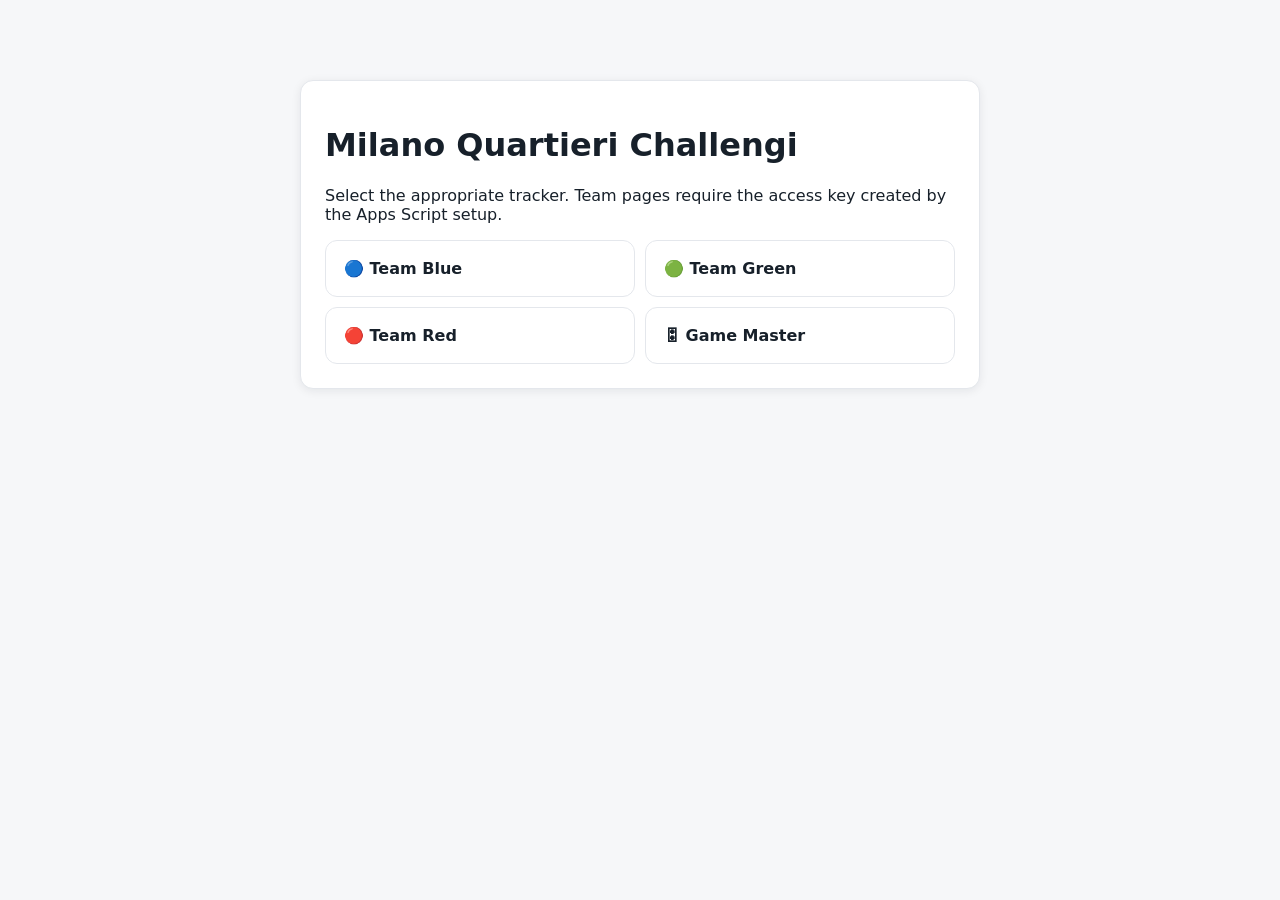
<file: index.html>
<!doctype html><html lang="en"><head><meta charset="utf-8"><meta name="viewport" content="width=device-width,initial-scale=1"><title>Milano Quartieri Challengi</title><link rel="stylesheet" href="styles.css?v=1.1.1"></head><body><main class="landing"><div class="panel"><h1>Milano Quartieri Challengi</h1><p>Select the appropriate tracker. Team pages require the access key created by the Apps Script setup.</p><div class="link-grid"><a class="link-card" href="team_blue.html">🔵 Team Blue</a><a class="link-card" href="team_green.html">🟢 Team Green</a><a class="link-card" href="team_red.html">🔴 Team Red</a><a class="link-card" href="gm.html">🎛 Game Master</a></div></div></main></body></html>
</file>
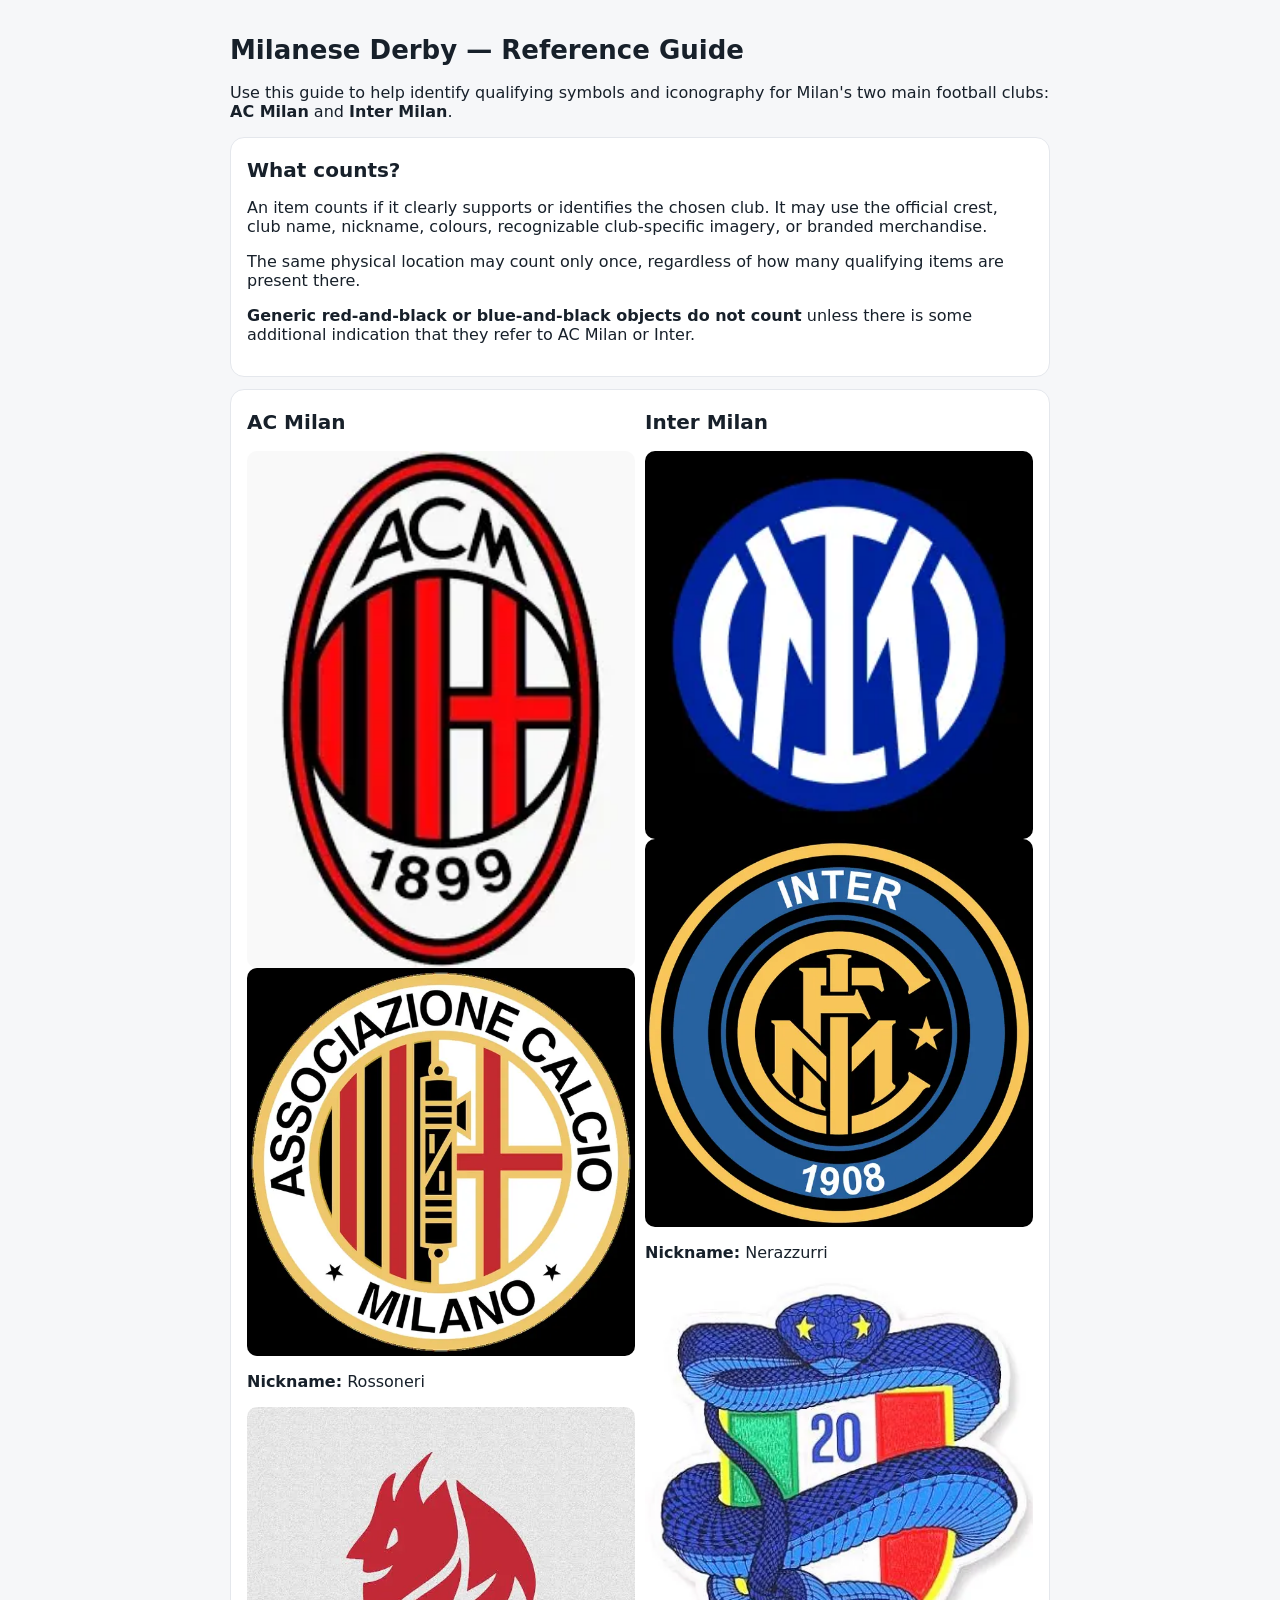
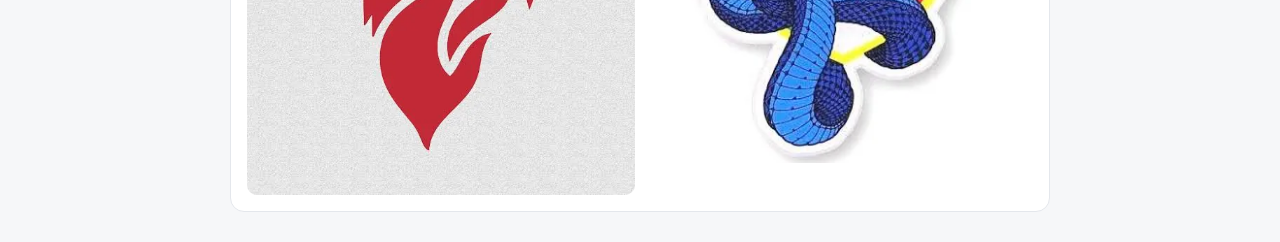
<file: derby_reference.html>
<!doctype html><html lang="en"><head><meta charset="utf-8"><meta name="viewport" content="width=device-width,initial-scale=1"><title>Milanese Derby — Reference Guide</title><style>body{font-family:system-ui,-apple-system,BlinkMacSystemFont,"Segoe UI",sans-serif;margin:0;background:#f6f7f9;color:#17202a}.wrap{max-width:820px;margin:auto;padding:18px}.card{background:#fff;border:1px solid #e4e7ec;border-radius:14px;padding:16px;margin:12px 0}.grid{display:grid;grid-template-columns:1fr 1fr;gap:10px}.grid img,.wide img{width:100%;height:auto;border-radius:10px;display:block}.wide{margin-top:10px}h1{font-size:26px}h2{font-size:20px;margin-top:4px}.swatch{font-size:20px;font-weight:800;margin:14px 0 8px}.note{color:#667085}.rules li{margin:6px 0}@media(max-width:600px){.wrap{padding:10px}.card{padding:12px}.grid{grid-template-columns:1fr 1fr;gap:6px}h1{font-size:22px}h2{font-size:18px}}</style></head><body><main class="wrap"><h1>Milanese Derby — Reference Guide</h1><p>Use this guide to help identify qualifying symbols and iconography for Milan's two main football clubs: <strong>AC Milan</strong> and <strong>Inter Milan</strong>.</p><section class="card"><h2>What counts?</h2><p>An item counts if it clearly supports or identifies the chosen club. It may use the official crest, club name, nickname, colours, recognizable club-specific imagery, or branded merchandise.</p><p>The same physical location may count only once, regardless of how many qualifying items are present there.</p><p><strong>Generic red-and-black or blue-and-black objects do not count</strong> unless there is some additional indication that they refer to AC Milan or Inter.</p></section>
<section class="card"><div class="grid"><div><h2>AC Milan</h2><img src="[data-uri]" alt="Current AC Milan crest"><img src="[data-uri]" alt="Historic AC Milan crest"><p><strong>Nickname:</strong> Rossoneri</p><img src="[data-uri]" alt="AC Milan devil symbol"></div><div><h2>Inter Milan</h2><img src="[data-uri]" alt="Current Inter crest"><img src="[data-uri]" alt="Historic Inter crest"><p><strong>Nickname:</strong> Nerazzurri</p><img src="[data-uri]" alt="Inter serpent symbol"></div></div></section></main></body></html>
</file>
<file: styles.css>
:root{--bg:#f6f7f9;--panel:#fff;--ink:#17202a;--muted:#667085;--line:#e4e7ec;--accent:#f59e0b;--blue:#2563eb;--green:#16a34a;--red:#dc2626;--shadow:0 2px 10px rgba(16,24,40,.08)}
*{box-sizing:border-box;min-width:0}html,body{max-width:100%;overflow-x:hidden}body{margin:0;background:var(--bg);color:var(--ink);font-family:Inter,ui-sans-serif,system-ui,-apple-system,BlinkMacSystemFont,"Segoe UI",sans-serif}button,input,select{font:inherit}button{cursor:pointer}.topbar{position:sticky;top:0;z-index:50;background:#111827;color:#fff;padding:10px 14px;display:flex;gap:10px;align-items:center;justify-content:space-between;box-shadow:var(--shadow)}.brand{font-weight:800;letter-spacing:.2px;overflow:hidden;text-overflow:ellipsis;white-space:nowrap}.team-badge{display:inline-flex;align-items:center;justify-content:center;padding:5px 9px;border-radius:999px;font-weight:800;line-height:1.1;text-align:center}.team-blue{background:var(--blue);color:#fff}.team-green{background:var(--green);color:#fff}.team-red{background:var(--red);color:#fff}.container{width:100%;max-width:1500px;margin:0 auto;padding:12px}.statusbar{display:flex;gap:7px;flex-wrap:wrap;align-items:center;margin-bottom:10px}.pill{background:#fff;border:1px solid var(--line);border-radius:999px;padding:5px 9px;font-size:12px}.pill.ok{border-color:#86efac;background:#f0fdf4}.pill.warn{border-color:#fcd34d;background:#fffbeb}.pill.error{border-color:#fca5a5;background:#fef2f2}.grid{display:grid;grid-template-columns:minmax(0,2fr) minmax(300px,1fr);gap:12px}.panel{background:var(--panel);border:1px solid var(--line);border-radius:13px;padding:12px;box-shadow:var(--shadow);margin-bottom:12px;overflow:hidden}.panel h2{font-size:17px;margin:0 0 9px}.panel h3{font-size:14px;margin:12px 0 7px}.compact-panel{padding-bottom:10px}.score-grid{display:grid;grid-template-columns:repeat(3,minmax(0,1fr));gap:7px}.score-card{border:1px solid var(--line);border-radius:11px;padding:9px;overflow:hidden}.score-card strong{display:block;font-size:20px;margin-top:3px}.score-card small{display:block;color:var(--muted);line-height:1.3;overflow-wrap:anywhere}.board{display:grid;grid-template-columns:repeat(2,minmax(0,1fr));gap:9px}.board-intro{grid-column:1/-1}.card{border:1px solid var(--line);border-radius:12px;padding:10px;background:#fff;position:relative;overflow:hidden}.card.active{outline:2px solid rgba(245,158,11,.48)}.card-title{font-weight:800;overflow-wrap:anywhere}.sub{color:var(--muted);font-size:12.5px;line-height:1.35}.challenge-title{font-weight:750;margin-top:7px}.challenge-summary{color:var(--muted);font-size:12.5px;line-height:1.35;margin-top:3px;display:-webkit-box;-webkit-line-clamp:2;-webkit-box-orient:vertical;overflow:hidden}.challenge-details{margin-top:7px;border-top:1px solid #eef2f6;padding-top:6px}.challenge-details summary{cursor:pointer;font-size:12.5px;font-weight:750;color:#344054;list-style:none;padding:5px 0}.challenge-details summary::-webkit-details-marker{display:none}.challenge-details summary::before{content:'▸ ';color:var(--muted)}.challenge-details[open] summary::before{content:'▾ '}.detail-description{font-size:12.5px;color:var(--muted);line-height:1.4}.detail-list{font-size:12px;padding-left:18px;margin:7px 0}.level-list{display:grid;gap:4px;margin:7px 0}.level{font-size:12px;border-radius:7px;background:#f8fafc;padding:5px 7px;border:1px solid #eef2f6;overflow-wrap:anywhere}.level.used{opacity:.45;text-decoration:line-through}.level.zombie{background:#ecfccb;border-color:#a3e635}.actions{display:flex;gap:7px;flex-wrap:wrap;margin-top:9px}.btn{border:0;border-radius:9px;padding:8px 10px;min-height:40px;background:#111827;color:#fff;font-weight:700}.btn.secondary{background:#eef2f6;color:#111827}.btn.danger{background:#b91c1c}.btn.blue{background:var(--blue)}.btn.green{background:var(--green)}.btn.red{background:var(--red)}.btn:disabled{opacity:.45;cursor:not-allowed}.map-panel{padding:10px}.map{width:100%;height:430px;border-radius:11px;overflow:hidden;border:1px solid var(--line)}.leaflet-container{max-width:100%}.bonus-table,.inventory-table,.gm-table{width:100%;border-collapse:collapse;font-size:12.5px}.bonus-table th,.bonus-table td,.inventory-table th,.inventory-table td,.gm-table th,.gm-table td{border-bottom:1px solid var(--line);padding:6px;text-align:left}.bonus-table th{font-size:11.5px;color:var(--muted)}.leader{font-weight:800}.tied{font-weight:800;color:#a16207}.level-chip{display:inline-block;padding:3px 5px;border-radius:7px;margin:2px;font-size:10.5px;background:#ecfdf3;border:1px solid #bbf7d0}.level-chip.used{background:#f2f4f7;border-color:#e4e7ec;color:#98a2b3;text-decoration:line-through}.level-chip.zombie{background:#ecfccb;border-color:#84cc16;color:#365314}.controls-row{display:flex;gap:7px;align-items:center;flex-wrap:wrap}.controls-row select,.controls-row input{min-height:40px;border:1px solid #d0d5dd;border-radius:9px;padding:6px 8px;background:#fff;max-width:100%}.controls-row select{flex:1 1 180px}.vote-list{display:grid;gap:5px;margin-top:8px}.vote-item{display:flex;gap:8px;align-items:flex-start;font-size:12.5px;line-height:1.3;padding:4px 0}.vote-item input{margin-top:2px;flex:0 0 auto}.saved-state{margin-top:8px;border-radius:8px;padding:7px 8px;font-size:12px}.saved-state.saved{background:#f0fdf4;border:1px solid #bbf7d0;color:#166534}.saved-state.empty{background:#f8fafc;border:1px solid var(--line);color:var(--muted)}.log{display:grid;gap:4px;max-height:280px;overflow:auto}.log-row{font-size:12px;padding:5px 0;border-bottom:1px solid #f0f2f5}.modal{display:none;position:fixed;inset:0;background:rgba(17,24,39,.55);z-index:100;align-items:center;justify-content:center;padding:12px}.modal.open{display:flex}.modal-card{background:#fff;border-radius:14px;max-width:620px;width:100%;max-height:90vh;overflow:auto;padding:14px;box-shadow:0 20px 60px rgba(0,0,0,.3)}.modal-card h2{margin-top:0}.modal-head{justify-content:space-between}.choice{border:1px solid var(--line);border-radius:10px;padding:9px;margin-bottom:7px}.choice label{display:flex;gap:8px}.section-note{font-size:12px;color:var(--muted)}.hidden{display:none!important}.warning-box{background:#fffbeb;border:1px solid #fde68a;padding:9px;border-radius:10px;margin-bottom:10px;font-size:13px}.error-box{background:#fef2f2;border:1px solid #fecaca;padding:9px;border-radius:10px;margin-bottom:10px}.event-banner-stack{display:grid;gap:8px;margin-bottom:10px}.event-banner-stack.hidden{display:none!important}.event-banner,.action-message{display:flex;gap:10px;align-items:flex-start;justify-content:space-between;border-radius:11px;padding:10px 12px;margin-bottom:0;font-size:13px;box-shadow:var(--shadow)}.action-message{margin-bottom:10px}.event-banner.refresh{background:#eff6ff;border:1px solid #bfdbfe;color:#1e3a8a}.event-banner.zombie{background:#f7fee7;border:1px solid #bef264;color:#365314}.action-message{background:#f0fdf4;border:1px solid #bbf7d0;color:#166534}.notice-close{border:0;background:transparent;color:inherit;font-size:22px;line-height:1;min-width:32px;min-height:32px;padding:0}.gm-grid{display:grid;grid-template-columns:1fr 1fr;gap:12px}.landing{max-width:720px;margin:60px auto;padding:20px}.landing .panel{padding:24px}.link-grid{display:grid;grid-template-columns:repeat(2,1fr);gap:10px}.link-card{display:block;text-decoration:none;border:1px solid var(--line);border-radius:12px;padding:18px;color:var(--ink);background:#fff;font-weight:800}.leaflet-popup-content{font-size:13px}.municipio-grid{display:grid;grid-template-columns:42px repeat(3,minmax(0,1fr));gap:3px;font-size:10.5px}.municipio-grid>div{padding:5px 3px;border-radius:5px;background:#f8fafc;text-align:center;overflow:hidden;text-overflow:ellipsis}.municipio-grid .head{font-weight:800;background:#eef2f6}.table-scroll{width:100%;overflow-x:auto;-webkit-overflow-scrolling:touch}.refresh-debug{font-size:12px}.refresh-debug .protected{color:#a16207;font-weight:700}
@media(max-width:900px){.grid,.gm-grid{grid-template-columns:1fr}.board{grid-template-columns:1fr}.map{height:320px}.topbar{position:relative;padding:9px 10px}.brand{font-size:13px}.topbar>.team-badge{font-size:11px;padding:4px 7px}.container{padding:8px}.panel{padding:9px;margin-bottom:9px;border-radius:11px}.map-panel{padding:7px}.panel h2{font-size:15px;margin-bottom:7px}.score-grid{gap:5px}.score-card{padding:6px}.score-card .team-badge{font-size:9.5px;padding:3px 5px;max-width:100%}.score-card strong{font-size:17px}.score-card small{font-size:9.5px}.card{padding:9px}.challenge-summary{-webkit-line-clamp:2}.statusbar{gap:5px;margin-bottom:8px}.pill{font-size:10.5px;padding:4px 7px}.btn{min-height:42px}.controls-row>*{max-width:100%}.inventory-table,.bonus-table,.gm-table{font-size:11.5px}.level-chip{font-size:10px}.link-grid{grid-template-columns:1fr}}
@media(max-width:390px){.map{height:290px}.score-card small{font-size:9px}.score-card .team-badge{font-size:9px}.municipio-grid{grid-template-columns:34px repeat(3,minmax(0,1fr))}.panel{padding:8px}.card-title{font-size:14px}}
</file>
